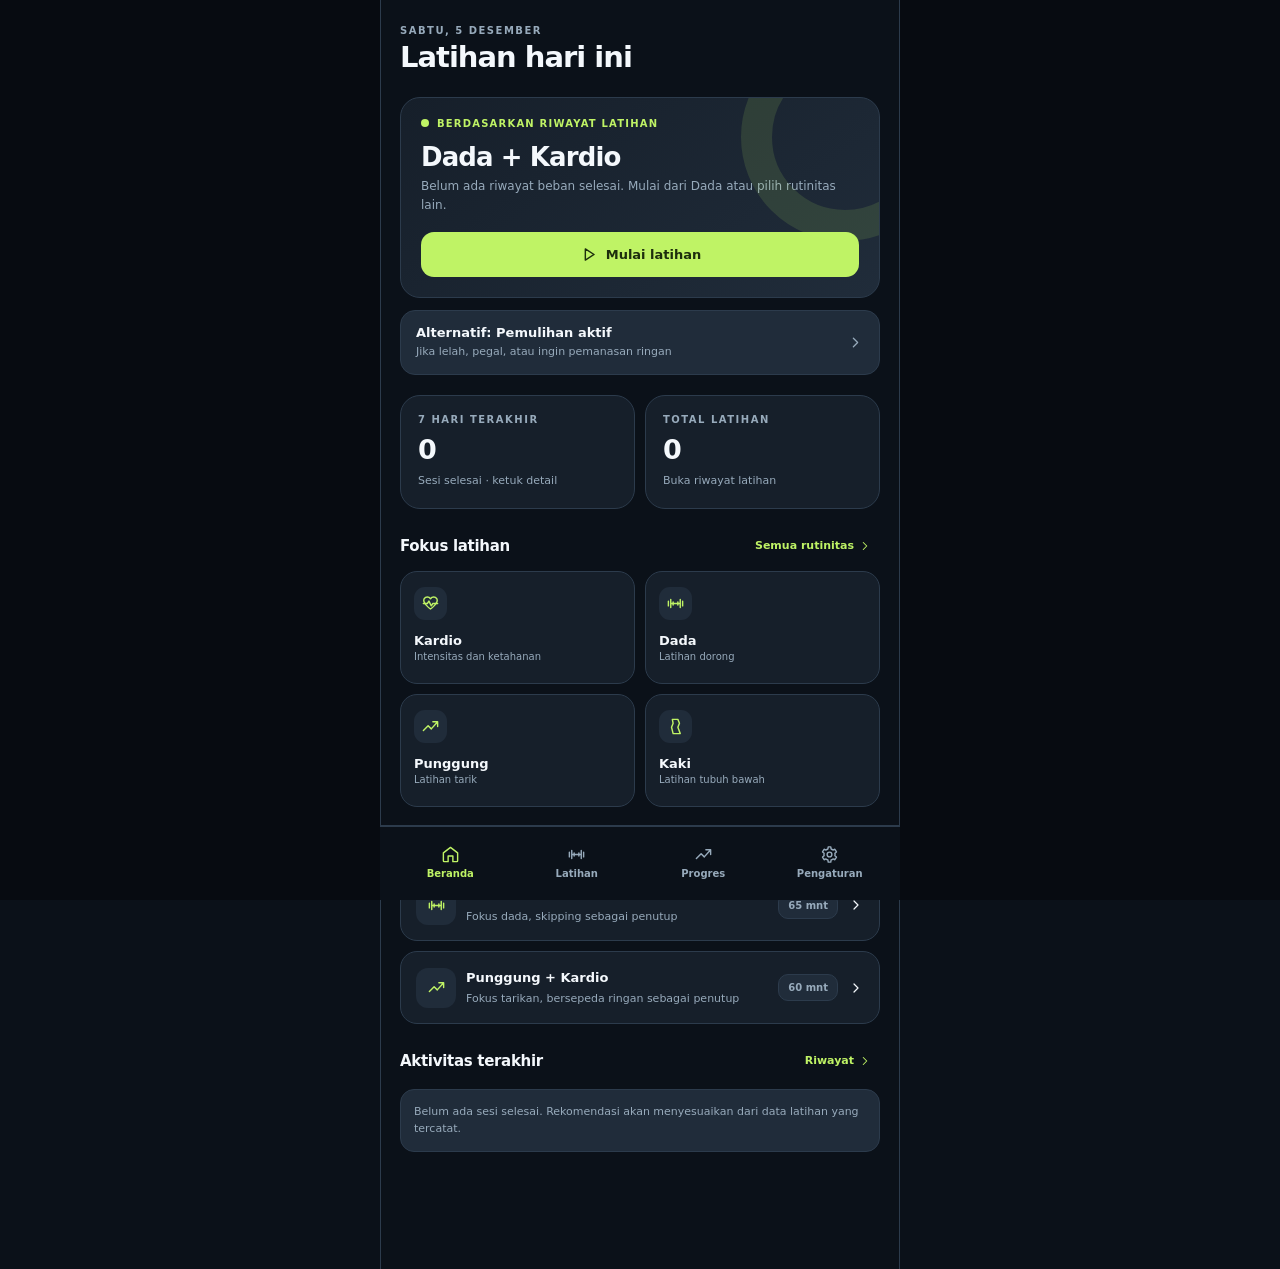
<file: app/src/main/assets/index.html>
<!doctype html>
<html lang="id">
<head>
<meta charset="utf-8">
<meta name="viewport" content="width=device-width,initial-scale=1,viewport-fit=cover">
<meta name="theme-color" content="#0b1119">
<meta name="forgefit-version" content="1.0.0">
<meta name="color-scheme" content="dark light">
<title>ForgeFit</title>
<link rel="stylesheet" href="style.css">
</head>
<body>
<section id="splash" class="splash" aria-label="ForgeFit sedang dibuka">
  <div class="splash-center">
    <div class="splash-emblem" aria-hidden="true"><svg viewBox="0 0 64 64" width="68" height="68" fill="none" stroke="currentColor" stroke-width="5" stroke-linecap="round" stroke-linejoin="round"><path d="M8 23v18M16 16v32M48 16v32M56 23v18M16 32h32"/></svg></div>
    <h1>ForgeFit</h1>
    <p class="splash-subtitle">LATIHAN PERSONAL</p>
    <div class="splash-progress" aria-hidden="true"><span></span></div>
  </div>
  <div class="splash-meta"><p class="splash-version">VERSION 1.0.0 · OFFLINE PERSONAL</p><button id="skipSplash" class="splash-skip" type="button">Lewati opening</button></div>
</section>
<main id="app" aria-live="polite"></main>
<nav id="nav" aria-label="Navigasi utama"></nav>
<div id="dialog"></div>
<div id="toast" role="alert" aria-live="assertive"></div>
<div id="restAlert" role="alertdialog" aria-live="assertive" aria-label="Istirahat selesai"></div>
<script src="guided.js"></script>
<script src="progress.js"></script>
<script src="progress-ui.js"></script>
<script src="notify.js"></script>
<script src="recommend.js"></script>
<script src="app.js"></script>
</body>
</html>
</file>
<file: app/src/main/assets/style.css>
:root{font-family:Inter,system-ui,-apple-system,"Segoe UI",sans-serif;--bg:#0b1119;--panel:#161f2a;--surface:#202c3a;--border:#2c3b4c;--ink:#f4f8fc;--muted:#97aabb;--accent:#bff365;--accent-ink:#1d2e0d;--danger:#fc7779;--bar:#0b1119;color-scheme:dark}*{box-sizing:border-box}html,body{padding:0;margin:0;height:100%;min-height:100%;background:var(--bg);color:var(--ink)}button,input,select,textarea{font:inherit}button{cursor:pointer;color:inherit}button:focus-visible,input:focus-visible,select:focus-visible,textarea:focus-visible{outline:2px solid var(--accent);outline-offset:2px}button:disabled{opacity:.4;cursor:not-allowed}body.light{--bg:#f5f7fa;--panel:#fff;--surface:#eaf0f4;--border:#dbe3e9;--ink:#1b2a37;--muted:#637786;--accent:#416e1a;--accent-ink:#fff;--danger:#c53b46;--bar:#fff;color-scheme:light}#app{max-width:520px;margin:auto;min-height:100dvh;padding:calc(env(safe-area-inset-top) + 25px) 19px calc(env(safe-area-inset-bottom) + 104px)}#app.enter{animation:rise .28s ease-out}body.reduced *{animation:none!important;transition:none!important;scroll-behavior:auto!important}@keyframes rise{from{opacity:.45;transform:translateY(10px)}to{opacity:1;transform:translateY(0)}}@keyframes pop{from{opacity:0;transform:translateY(24px)}to{opacity:1;transform:translateY(0)}}.eyebrow{color:var(--muted);font-weight:800;font-size:10px;text-transform:uppercase;letter-spacing:1.5px}.header{display:flex;align-items:center;justify-content:space-between;margin-bottom:22px;gap:12px}.header h1{font-size:29px;line-height:1.2;letter-spacing:-1px;margin:4px 0 0}.header .round{width:44px;height:44px;flex-shrink:0}.icon{width:19px;height:19px;display:inline-block;vertical-align:middle;stroke:currentColor;fill:none;stroke-width:1.8;stroke-linecap:round;stroke-linejoin:round}.round{width:39px;height:39px;border-radius:13px;background:var(--surface);border:1px solid var(--border);display:inline-grid;place-items:center}.card{border:1px solid var(--border);background:var(--panel);border-radius:20px;padding:16px;margin-bottom:12px}.hero{background:linear-gradient(145deg,var(--panel),var(--surface));overflow:hidden;position:relative;padding:20px}.hero:after{content:"";position:absolute;width:146px;height:146px;right:-70px;top:-65px;border:31px solid var(--accent);border-radius:50%;opacity:.12;pointer-events:none}.hero h2{font-size:26px;letter-spacing:-.9px;margin:13px 0 5px}.hero p{color:var(--muted);font-size:12px;line-height:1.6;margin:0 0 17px}.tag{color:var(--accent);font-size:10px;font-weight:900;letter-spacing:1.2px;text-transform:uppercase;display:flex;gap:8px;align-items:center}.dot{width:8px;height:8px;border-radius:50%;background:var(--accent)}.btn{border:0;border-radius:13px;background:var(--accent);color:var(--accent-ink);font-size:13px;font-weight:850;padding:13px 16px;min-height:44px;display:inline-flex;gap:8px;align-items:center;justify-content:center;transition:transform .15s,filter .15s}.btn:active,.card-action:active,.tile:active,.list-row:active{transform:scale(.98)}.btn:hover{filter:brightness(1.04)}.btn.secondary{border:1px solid var(--border);background:var(--surface);color:var(--ink)}.btn.outline{border:1px solid var(--border);background:transparent;color:var(--ink)}.btn.danger{background:var(--danger);color:#fff}.btn.block{width:100%}.btn.small{font-size:11px;padding:9px 12px;min-height:36px}.btn.iconbtn{width:40px;height:40px;min-height:40px;padding:6px}.section-head{display:flex;align-items:center;justify-content:space-between;gap:10px;margin:22px 0 10px}.section-head h2{font-size:15px;letter-spacing:-.3px;margin:0}.link{background:transparent;border:0;color:var(--accent);font-size:11px;font-weight:800;display:inline-flex;gap:4px;align-items:center;padding:8px}.stats,.tiles{display:grid;grid-template-columns:1fr 1fr;gap:10px}.stats .card{margin-bottom:0;min-height:94px}.big{font-size:27px;line-height:1.2;font-weight:850;letter-spacing:-1.2px;margin:6px 0 0}.muted{font-size:11px;line-height:1.6;color:var(--muted)}.stats .card-action{height:100%;display:block;text-align:left}.card-action{border:0;color:inherit;background:transparent;width:100%;text-align:left;padding:0;border-radius:inherit;transition:transform .15s}.card-action .trailing{margin-left:auto;color:var(--muted)}.tile{border:1px solid var(--border);border-radius:17px;background:var(--panel);padding:15px 13px;display:flex;align-items:flex-start;flex-direction:column;min-height:113px;text-align:left;transition:transform .15s,border-color .15s}.tile:hover,.list-row:hover{border-color:var(--accent)}.tile .glyph{width:33px;height:33px;border-radius:11px;background:var(--surface);color:var(--accent);display:grid;place-items:center;margin-bottom:13px}.tile b{font-size:13px}.tile small{color:var(--muted);font-size:10px;margin-top:3px}.routine-card{display:block;width:100%;text-align:left;border:1px solid var(--border);border-radius:17px;background:var(--panel);padding:15px;margin-bottom:10px;transition:transform .15s,border-color .15s}.routine-card:hover{border-color:var(--accent)}.row{display:flex;align-items:center;justify-content:space-between;gap:10px}.row.start{justify-content:flex-start}.grow{flex:1;min-width:0}.mark{width:40px;height:40px;border-radius:12px;background:var(--surface);color:var(--accent);display:grid;place-items:center;flex-shrink:0}.routine-card b{font-size:13px}.routine-card p{font-size:11px;color:var(--muted);margin:5px 0 0;line-height:1.5}.pill{border:1px solid var(--border);border-radius:10px;padding:7px 9px;white-space:nowrap;color:var(--muted);font-size:10px;font-weight:800;background:var(--surface)}.pill.on{color:var(--accent);border-color:var(--accent)}.chips{display:flex;gap:7px;overflow:auto;scrollbar-width:none;margin:5px 0 16px}.chip{white-space:nowrap;padding:10px 14px;border-radius:30px;background:var(--panel);border:1px solid var(--border);color:var(--muted);font-size:12px;font-weight:800}.chip.active{background:var(--accent);color:var(--accent-ink);border-color:var(--accent)}.hint{border:1px solid var(--border);border-radius:14px;background:var(--surface);padding:13px;font-size:11px;line-height:1.6;color:var(--muted);margin:13px 0}.list-row{border:1px solid var(--border);background:var(--panel);border-radius:14px;padding:13px;display:flex;align-items:center;gap:11px;width:100%;text-align:left;margin-bottom:8px;transition:transform .15s,border-color .15s}.list-row b{font-size:12px}.list-row small{display:block;color:var(--muted);font-size:10px;line-height:1.5;margin-top:4px}.list-row .icon.arrow{margin-left:auto;color:var(--muted)}.set-head,.set-row{display:grid;grid-template-columns:33px 1fr 1fr 44px;gap:7px;align-items:center;text-align:center}.set-head{font-size:10px;color:var(--muted);font-weight:800;margin:12px 0 9px}.set-row{margin-bottom:8px}.set-row input{width:100%;min-width:0;background:var(--surface);border:1px solid var(--border);border-radius:10px;color:var(--ink);text-align:center;font-weight:800;font-size:13px;padding:11px 3px;min-height:44px}.set-row .num{background:var(--surface);padding:13px 0;border-radius:10px;font-weight:850;font-size:12px}.set-row .tick{width:44px;height:44px;background:var(--surface);border:1px solid var(--border);border-radius:10px}.set-row .tick.checked{background:var(--accent);color:var(--accent-ink)}.progress-track{height:7px;border-radius:99px;background:var(--surface);overflow:hidden;margin:12px 0}.progress-fill{height:100%;background:var(--accent);border-radius:99px;transition:width .3s}.timerbox{border:1px solid var(--border);background:var(--surface);border-radius:13px;padding:12px;display:flex;align-items:center;justify-content:space-between;margin-bottom:12px}.timer{font-size:24px;font-weight:900;letter-spacing:-.5px;font-variant-numeric:tabular-nums}.setting{display:flex;align-items:center;justify-content:space-between;gap:10px;padding:15px 0;border-bottom:1px solid var(--border)}.setting:last-child{border:0;padding-bottom:0}.setting:first-child{padding-top:0}.setting b{font-size:12px}.setting p{font-size:10px;color:var(--muted);line-height:1.5;margin:4px 0 0}.segment{display:flex;gap:4px;padding:4px;border-radius:13px;background:var(--surface)}.segment button{flex:1;padding:11px 4px;font-size:12px;font-weight:800;border-radius:10px;border:0;background:none;color:var(--muted)}.segment button.selected{background:var(--accent);color:var(--accent-ink)}.switch{width:47px;height:28px;border:1px solid var(--border);border-radius:99px;background:var(--surface);padding:3px;flex-shrink:0;transition:background .25s}.switch:after{content:"";width:20px;height:20px;display:block;background:var(--muted);border-radius:50%;transition:transform .25s}.switch.on{background:var(--accent)}.switch.on:after{background:var(--accent-ink);transform:translateX(18px)}#nav{position:fixed;bottom:0;left:0;right:0;margin:auto;max-width:520px;height:calc(74px + env(safe-area-inset-bottom));padding:9px 7px calc(12px + env(safe-area-inset-bottom));display:flex;background:var(--bar);border-top:1px solid var(--border);z-index:5}#nav button{flex:1;border:0;background:transparent;color:var(--muted);display:grid;place-items:center;align-content:center;gap:4px;font-size:10px;font-weight:800}#nav button.active{color:var(--accent)}#nav .icon{height:21px;width:21px}.modal-backdrop{position:fixed;inset:0;background:rgba(0,0,0,.65);display:flex;align-items:flex-end;justify-content:center;z-index:10}.sheet{width:min(520px,100%);max-height:91dvh;overflow:auto;padding:12px 21px calc(env(safe-area-inset-bottom) + 24px);background:var(--panel);border-radius:23px 23px 0 0;animation:pop .22s ease-out}.grab{width:43px;height:5px;border-radius:5px;background:var(--border);margin:1px auto 18px}.sheet h2{font-size:21px;margin:0 0 10px}.sheet p{font-size:12px;color:var(--muted);line-height:1.6}.field{display:grid;gap:6px;margin:12px 0}.field label{font-size:11px;font-weight:850}.field input,.field select,.field textarea{background:var(--surface);color:var(--ink);border:1px solid var(--border);border-radius:12px;padding:12px;width:100%;min-height:44px}.field textarea{min-height:80px;resize:vertical}.actions{display:flex;gap:9px;margin-top:17px}.actions .btn{flex:1}.actions.column{flex-direction:column}#toast{position:fixed;left:50%;bottom:calc(92px + env(safe-area-inset-bottom));transform:translateX(-50%);z-index:20;max-width:min(420px,90vw);pointer-events:none}.toast{border:1px solid var(--border);background:var(--surface);padding:12px 16px;border-radius:12px;font-size:12px;box-shadow:0 9px 40px #0005}.backbar{margin-bottom:20px}.exercise-name{font-weight:800;font-size:13px}.chart{width:100%;height:146px;margin:13px 0 8px}.chart .grid{stroke:var(--border);stroke-width:1}.chart .line{stroke:var(--accent);stroke-width:3;stroke-linecap:round;fill:none}.chart .area{fill:var(--accent);opacity:.08}.chart text{fill:var(--muted);font-size:10px}.empty{padding:24px 14px;text-align:center;color:var(--muted);font-size:12px;line-height:1.6}.metric{display:flex;align-items:center;gap:7px;margin-top:5px;font-size:11px;color:var(--muted)}.badge{color:var(--accent);font-size:10px;font-weight:800}.hr{border:0;border-top:1px solid var(--border);margin:15px 0}@media(min-width:650px){body{background:#070b11}#app{border-left:1px solid var(--border);border-right:1px solid var(--border);background:var(--bg)}#nav{box-shadow:0 -1px 0 var(--border)}}
html.light{background:#f5f7fa}

.setting[data-act],.hero[data-act]{cursor:pointer}.setting[data-act]:hover{color:var(--accent)}

/* ForgeFit v0.5: one-step guided workflow, fixed CTA, read-only completed history. */
body.guided #app{padding-bottom:calc(195px + env(safe-area-inset-bottom))}
body.guided #toast{bottom:calc(170px + env(safe-area-inset-bottom))}
.guided-focus{padding:20px;position:relative;overflow:hidden}
.guided-focus.focus-active{border-color:var(--accent)}
.guided-focus h2{font-size:23px;letter-spacing:-.7px;margin:13px 0}
.guided-focus p{font-size:12px;line-height:1.65;color:var(--muted)}
.guided-kicker{color:var(--accent);font-size:10px;font-weight:900;letter-spacing:1.4px}
.guided-target{display:grid;grid-template-columns:1fr 1fr;gap:11px;margin:22px 0}
.guided-target>div{background:var(--surface);border-radius:14px;padding:17px 12px}
.guided-target small{display:block;color:var(--muted);font-size:10px;font-weight:800;letter-spacing:1px}
.guided-target strong{display:block;font-size:23px;margin-top:5px;letter-spacing:-.5px}
.guided-countdown,.guided-cardio-clock{font-size:44px;font-weight:900;color:var(--accent);font-variant-numeric:tabular-nums;letter-spacing:-1px;padding:8px 0}
.guided-list{display:grid;gap:8px;margin-bottom:16px}
.guided-list-item{display:flex;align-items:center;gap:10px;text-align:left;width:100%;border:1px solid var(--border);border-radius:15px;background:var(--panel);color:var(--ink);padding:12px;min-height:66px}
button.guided-list-item:active{transform:scale(.985)}
.guided-list-item.current{border-color:var(--accent)}
.guided-list-item.completed{opacity:.72;cursor:default}
.guided-list-item b{font-size:13px}
.guided-list-item small{font-size:10px;display:block;color:var(--muted);margin-top:4px;line-height:1.4}
.guided-index{width:34px;height:34px;flex:none;border-radius:11px;background:var(--surface);color:var(--muted);display:grid;place-items:center;font-weight:800;font-size:12px}
.guided-index.now{background:var(--accent);color:var(--accent-ink)}
.guided-index.locked{background:var(--surface);color:var(--accent)}
.guided-early{margin:13px 0 20px;text-align:center}
.guided-dock{position:fixed;z-index:7;bottom:0;left:50%;transform:translateX(-50%);width:min(520px,100%);background:var(--bar);
  border:1px solid var(--border);border-bottom:0;border-radius:20px 20px 0 0;padding:13px 18px calc(14px + env(safe-area-inset-bottom));
  box-shadow:0 -12px 42px rgba(0,0,0,.20)}
.guided-dock .row{margin-bottom:10px}
.guided-dock .row b{font-size:12px;max-width:60%;overflow:hidden;white-space:nowrap;text-overflow:ellipsis}
.guided-dock p{color:var(--muted);font-size:10px;text-align:center;margin:8px 0 0;line-height:1.4}
.guided-tune-set{display:grid;grid-template-columns:56px 1fr 1fr;align-items:end;gap:8px;border-bottom:1px solid var(--border);padding:4px 0}
.guided-tune-set>b{font-size:11px;padding-bottom:25px}
.guided-tune-set .field input{min-width:0}
.guided-tune-set .field label{font-size:10px}
@media(max-width:355px){.guided-target strong{font-size:20px}.guided-dock{padding-left:12px;padding-right:12px}}
@media(prefers-reduced-motion:reduce){.guided-dock,.guided-focus{transition:none;animation:none}}


/* v0.6: launch opening, always-visible build ID, readable light/dark variants */
.splash{position:fixed;inset:0;z-index:50;background:#0b1119;color:#f4f8fc;display:flex;align-items:center;justify-content:center;padding:24px;transition:opacity .32s ease,visibility .32s ease}
.splash.is-hidden{opacity:0;visibility:hidden;pointer-events:none}
.splash-center{text-align:center;width:100%;max-width:340px}
.splash-emblem{display:grid;place-items:center;margin:0 auto 20px;width:108px;height:108px;border:1px solid #3f5c28;border-radius:29px;background:#1b2e22;color:#bff365;animation:opening-emblem .68s cubic-bezier(.18,.8,.2,1) both}
.splash h1{font-size:38px;letter-spacing:-1.7px;line-height:1.1;margin:0;font-weight:900}
.splash-subtitle{font-size:10px;font-weight:800;letter-spacing:2.4px;color:#a7b3c2;margin:15px 0 0}
.splash-version{font-size:12px;font-weight:850;letter-spacing:1.1px;color:#bff365;margin:34px 0 14px}
.splash-progress{overflow:hidden;background:#2a3744;width:150px;height:3px;border-radius:99px;margin:auto}
.splash-progress span{display:block;width:40%;height:100%;background:#bff365;animation:opening-progress 1.3s ease-in-out both}
.splash-skip{position:absolute;bottom:calc(30px + env(safe-area-inset-bottom));background:transparent;border:1px solid #465365;border-radius:18px;color:#c4d0d9;padding:10px 18px;min-height:42px;font-size:12px}
.splash-skip:focus-visible{outline:2px solid #bff365}
.version-pill{background:var(--surface);border:1px solid var(--border);border-radius:100px;color:var(--muted);font-size:10px;font-weight:800;padding:8px 10px;min-width:56px;white-space:nowrap}
.header-build{display:flex;gap:7px;align-items:center;flex-shrink:0}
@keyframes opening-emblem{from{opacity:0;transform:translateY(20px) scale(.87)}to{opacity:1;transform:none}}
@keyframes opening-progress{from{transform:translateX(-120%)}to{transform:translateX(300%)}}
body.reduced .splash-emblem,body.reduced .splash-progress span{animation:none!important}
@media(prefers-reduced-motion:reduce){.splash,.splash-emblem,.splash-progress span{animation:none;transition:none}}

/* Keep the guided fixed action dock on-screen during page-entry animation. */
@keyframes guidedFade{from{opacity:.55}to{opacity:1}}
body.guided #app.enter{animation:guidedFade .2s ease-out}


/* v0.7: workout analytics and private body profile */
.progress-tabs{margin-top:6px;margin-bottom:13px}
.progress-period{display:flex;align-items:center;justify-content:space-between;gap:8px;margin:3px 0 20px}
.progress-period>span{font-size:11px;font-weight:800;color:var(--muted)}
.progress-period .chips{margin:0;flex:none}
.progress-period .chip{padding:8px 11px;font-size:10px}
.progress-metrics{display:grid;grid-template-columns:1fr 1fr;gap:10px;margin:0 0 13px}
.progress-metric{display:flex;flex-direction:column;align-items:flex-start;text-align:left;gap:8px;
 background:var(--panel);border:1px solid var(--border);border-radius:19px;padding:17px 14px;
 min-height:125px;width:100%;transition:transform .17s,border-color .17s}
.progress-metric:active{transform:scale(.985)}
.progress-metric:hover,.progress-record:hover,.profile-settings-card:hover{border-color:var(--accent)}
.progress-metric strong{font-size:23px;font-weight:900;line-height:1.12;letter-spacing:-.65px;word-break:break-word}
.progress-metric small{color:var(--muted);font-size:10px;line-height:1.45}
.exercise-picks{margin:12px 0}
.progress-chart-card{padding:17px;margin:7px 0 16px}
.progress-chart-card h2{font-size:16px;margin:6px 0 0;letter-spacing:-.3px}
.progress-chart-card .row{align-items:flex-start}
.progress-chart-card .muted{display:block;margin-top:4px}
.progress-chart-card .pill{font-size:10px;max-width:40%;white-space:normal;text-align:right}
.progress-svg{display:block;width:100%;height:165px;margin:15px 0 10px;overflow:visible}
.progress-svg .grid{fill:none;stroke:var(--border);stroke-width:1}
.progress-svg .line{fill:none;stroke:var(--accent);stroke-linejoin:round;stroke-linecap:round;stroke-width:3}
.progress-svg .plot-dot{stroke:var(--panel);stroke-width:2;fill:var(--accent)}
.progress-svg text{fill:var(--muted);font-size:9px}
.progress-empty-chart{min-height:155px;display:flex;flex-direction:column;align-items:center;justify-content:center;color:var(--muted);gap:6px}
.progress-empty-chart span{font-size:39px;color:var(--muted);line-height:1}
.progress-empty-chart p{margin:0;font-size:11px;max-width:240px;text-align:center;line-height:1.5}
.progress-record{display:flex;align-items:center;gap:10px;text-align:left;background:var(--panel);
 border:1px solid var(--border);border-radius:15px;width:100%;padding:13px 14px;margin-bottom:8px;
 min-height:65px;transition:transform .16s,border-color .16s}
.progress-record:active{transform:scale(.985)}
.progress-record span{flex:1;min-width:0}
.progress-record b{display:block;font-size:12px}
.progress-record small{color:var(--muted);font-size:10px;line-height:1.55;display:block;margin-top:5px}
.progress-record strong{font-size:13px;font-weight:850;white-space:nowrap}
.progress-record>.icon{color:var(--muted)}
.progress-body-actions{display:grid;grid-template-columns:1fr 1fr;gap:10px;margin:13px 0 18px}
.profile-summary{padding:18px;margin-top:12px}
.profile-summary .eyebrow{margin-bottom:9px}
.profile-pairs{display:flex;justify-content:space-between;align-items:flex-start;gap:14px;padding:12px 0;border-bottom:1px solid var(--border);font-size:11px}
.profile-pairs span{color:var(--muted)}
.profile-pairs b{text-align:right;font-size:11px;max-width:62%;line-height:1.55}
.profile-pairs:last-of-type{border:0}
.profile-summary .muted{padding-top:5px}
.profile-settings-card{display:block;width:100%;text-align:left;color:var(--ink);cursor:pointer;transition:border-color .15s,transform .15s}
.profile-settings-card:active{transform:scale(.985)}
.profile-settings-card h2{font-size:16px;line-height:1.2;margin:0}
.profile-settings-card p{font-size:11px;color:var(--muted);line-height:1.55;margin:6px 0 0}
.profile-settings-card .row>.icon{color:var(--muted)}
.profile-avatar{background:var(--surface);height:48px;width:48px;flex:none;border-radius:15px;display:grid;place-items:center;color:var(--accent)}
.profile-summary-chips{display:flex;flex-wrap:wrap;gap:7px;margin:16px 0 13px}
.profile-summary-chips span{font-size:10px;background:var(--surface);border:1px solid var(--border);padding:8px 11px;border-radius:99px}
.profile-settings-card>small{font-size:10px;color:var(--muted)}
.profile-measurement{font-size:32px;font-weight:900;color:var(--accent);margin:10px 0 3px}
.profile-measurement small{font-size:12px;color:var(--muted)}
@media(max-width:365px){.progress-metric strong{font-size:20px}.progress-metric{padding:14px 11px}.progress-body-actions .btn{padding:12px 8px}}

/* v0.8 clean header and progress bottom-sheet */
.version-pill{border:none;background:transparent;border-radius:0;padding:8px 0;min-width:0;font-size:11px;font-weight:750;color:var(--muted)}
.header-build{gap:14px;align-items:center}
.header .round{background:transparent;border:0;border-radius:12px;width:44px;height:44px}
.version-pill:focus-visible,.header .round:focus-visible,.progress-filter-icon:focus-visible,.progress-filter-option:focus-visible{outline:2px solid var(--accent);outline-offset:2px}
.progress-filter-bar{display:flex;align-items:center;justify-content:space-between;gap:14px;min-height:53px;margin:0 0 18px}
.progress-filter-summary{display:grid;gap:5px;min-width:0}
.progress-filter-summary strong{font-size:15px;font-weight:850;letter-spacing:-.2px}
.progress-filter-summary small{font-size:11px;line-height:1.45;color:var(--muted)}
.progress-filter-icon{display:grid;place-items:center;flex:none;width:48px;height:48px;border:0;border-radius:12px;background:transparent;color:var(--ink);cursor:pointer;touch-action:manipulation}
.progress-filter-icon:active{background:var(--surface)}
.progress-filter-sheet{display:flex;flex-direction:column;overflow:hidden;max-height:min(88dvh,760px);animation:filterRise .25s cubic-bezier(.16,1,.3,1)}
.progress-filter-sheet>.grab{flex:none;touch-action:pan-y;cursor:grab;background:var(--muted);opacity:.48}
.progress-filter-sheet>.row{flex:none;margin-bottom:0}
.progress-filter-sheet h2{font-size:21px;letter-spacing:-.4px}
.progress-filter-body{overflow-y:auto;overscroll-behavior:contain;min-height:0;padding:2px 0 6px}
.progress-filter-intro{display:flex;align-items:center;justify-content:space-between;gap:12px;margin:0 0 13px}
.progress-filter-intro>span{font-size:11px;color:var(--muted)}
.progress-filter-intro>button{border:0;background:transparent;padding:10px 0;font-size:12px;color:var(--accent);font-weight:800}
.progress-filter-group{padding:3px 0 12px;margin-bottom:12px;border-bottom:1px solid var(--border)}
.progress-filter-group:last-child{border:0;margin-bottom:0}
.progress-filter-group h3{font-size:12px;font-weight:850;color:var(--muted);margin:0 0 8px}
.progress-filter-options{display:grid}
.progress-filter-option{display:flex;align-items:center;justify-content:space-between;gap:16px;width:100%;min-height:49px;padding:10px 2px;background:transparent;color:var(--ink);border:0;text-align:left;font-size:14px;cursor:pointer}
.progress-filter-option.active{font-weight:800}
.progress-radio{width:22px;height:22px;border:2px solid var(--muted);border-radius:50%;display:grid;place-items:center;flex:none}
.progress-filter-option.active .progress-radio{border-color:var(--accent)}
.progress-radio i{width:10px;height:10px;background:var(--accent);border-radius:50%;transform:scale(0);transition:transform .17s}
.progress-filter-option.active .progress-radio i{transform:scale(1)}
.progress-filter-footer{flex:none;background:var(--panel);border-top:1px solid var(--border);margin-top:3px;padding:12px 0 3px}
.progress-filter-footer .btn{min-height:52px;border-radius:15px;font-size:14px}
@keyframes filterRise{from{opacity:.6;transform:translateY(100%)}to{opacity:1;transform:translateY(0)}}
@media(prefers-reduced-motion:reduce){.progress-filter-sheet{animation:none}.progress-radio i{transition:none}}
body.reduced .progress-filter-sheet{animation:none}
body.reduced .progress-radio i{transition:none}

/* Native notification settings, scoped to the existing Settings page. */
.notification-card .setting{min-height:76px}
.notification-card .setting p{max-width:255px}
.notification-reminder-options{border-top:1px solid var(--border);padding-top:12px}
.notification-reminder-options .field{margin:3px 0 14px}
.notification-reminder-options input[type=time]{max-width:220px}
.notification-days{display:grid;grid-template-columns:repeat(7,minmax(0,1fr));gap:5px;margin:12px 0}
.notification-day{min-width:0;height:41px;border:1px solid var(--border);border-radius:12px;color:var(--muted);background:var(--surface);font-size:11px;font-weight:800;cursor:pointer}
.notification-day.active{color:var(--accent-ink);background:var(--accent);border-color:var(--accent)}
.notification-day:focus-visible{outline:2px solid var(--accent);outline-offset:2px}
.notification-note{font-size:11px;color:var(--muted);line-height:1.6;margin:4px 0 16px}
@media(max-width:355px){.notification-days{gap:3px}.notification-day{font-size:10px;padding:0}}

/* v0.9.1: tune exercise name and searchable catalog, without editing completed sets. */
.guided-name-editor{padding:13px 0 6px;margin:8px 0;border-top:1px solid var(--border);border-bottom:1px solid var(--border)}
.guided-name-editor .field{margin:0 0 12px}
.guided-name-editor .muted{display:block;font-size:11px;line-height:1.5;margin:9px 0}
.guided-search-panel{padding:12px 0 5px}
.exercise-picker{display:flex;flex-direction:column;min-height:0;gap:8px}
.exercise-picker .field{margin-bottom:1px}
.exercise-category-picks{display:flex;overflow-x:auto;flex-wrap:nowrap;white-space:nowrap;scrollbar-width:thin;padding:3px 0 9px;max-width:100%;gap:6px}
.exercise-category-picks .chip{flex:none}
.exercise-picker-list{max-height:min(42dvh,380px);overflow-y:auto;overscroll-behavior:contain;border:1px solid var(--border);border-radius:15px;margin:0 0 12px}
.exercise-picker-list .list-row{min-height:56px;padding:10px 12px}
.exercise-picker-list .list-row small{font-size:10px}
.exercise-picker-list>.hint{margin:10px}
.guided-name-editor input:disabled{opacity:.58}
[hidden]{display:none!important}

/* v0.9.2: clean, single-scroll exercise picker and modal backdrop. */
html,body{overscroll-behavior-y:none}
.modal-backdrop{overscroll-behavior:contain;background:rgba(5,9,15,.89)}
.sheet{overscroll-behavior-y:contain;isolation:isolate;-webkit-overflow-scrolling:touch;background:var(--panel)}
.guided-tune-sheet{background:var(--panel);padding-bottom:calc(env(safe-area-inset-bottom) + 12px)}
.guided-tune-sheet>.actions{position:sticky;bottom:-12px;margin:0 -21px -12px;padding:12px 21px calc(env(safe-area-inset-bottom) + 14px);background:var(--panel);border-top:1px solid var(--border);z-index:2}
.guided-tune-sheet>.actions .btn{min-height:48px}
.guided-search-panel{margin:9px 0 5px;padding:12px 0 2px;border-top:1px solid var(--border)}
.guided-picked{padding:10px 12px;border-radius:12px;background:var(--surface);font-size:12px;font-weight:750;color:var(--accent);margin:10px 0}
.exercise-picker{display:flex;flex-direction:column;gap:12px;min-width:0}
.exercise-search-label{font-size:11px;font-weight:850;color:var(--muted)}
.exercise-search-box{display:flex;align-items:center;gap:9px;min-height:49px;padding:0 12px;background:var(--surface);border:1px solid var(--border);border-radius:13px;color:var(--muted)}
.exercise-search-box:focus-within{border-color:var(--accent)}
.exercise-search-box input[type=search]{min-width:0;flex:1;border:0;background:transparent;color:var(--ink);font-size:14px;outline:none;padding:12px 0;min-height:46px}
.exercise-search-box input::placeholder{color:var(--muted);opacity:.8}
.exercise-search-clear{flex:none;width:34px;height:34px;display:grid;place-items:center;border:0;background:transparent;color:var(--muted);border-radius:9px}
.exercise-picker-toolbar{display:flex;align-items:center;gap:10px;flex-wrap:wrap}
.exercise-picker-toolbar label{font-size:11px;color:var(--muted);font-weight:800}
.exercise-picker-category{width:auto;max-width:60%;min-width:135px;flex:1;border:1px solid var(--border);background:var(--surface);color:var(--ink);border-radius:12px;min-height:43px;padding:9px 12px;font-size:13px;font-weight:700}
.exercise-picker-count{margin-left:auto;color:var(--muted);font-size:11px;font-variant-numeric:tabular-nums;white-space:nowrap}
.exercise-picker-list{overflow:visible;max-height:none;border:1px solid var(--border);border-radius:15px;margin:0;overscroll-behavior:auto;min-width:0;background:var(--panel)}
.exercise-result{display:flex;align-items:center;width:100%;min-height:62px;gap:11px;text-align:left;background:transparent;border:0;border-bottom:1px solid var(--border);border-radius:0;padding:10px 12px;color:var(--ink);cursor:pointer}
.exercise-result:last-child{border-bottom:0}
.exercise-result:active{background:var(--surface)}
.exercise-result b{font-size:13px;font-weight:780;line-height:1.25;display:block}
.exercise-result small{display:block;margin-top:5px;font-size:11px;color:var(--muted);line-height:1.3}
.exercise-result>.icon:last-child{color:var(--muted);flex:none}
.exercise-result-icon{display:grid;place-items:center;flex:none;width:35px;height:35px;border-radius:11px;background:var(--surface);color:var(--accent)}
.exercise-picker-empty{padding:22px 16px;text-align:center;font-size:12px;line-height:1.6;color:var(--muted)}
.exercise-more{display:flex;justify-content:center;align-items:center;gap:8px;width:100%;height:44px;border:1px solid var(--border);background:var(--surface);color:var(--ink);border-radius:12px;font-size:12px;font-weight:800}
.exercise-more:active{opacity:.82}
.progress-exercise-select{display:grid;gap:8px;margin:12px 0 15px}
.progress-exercise-select label{font-size:11px;color:var(--muted);font-weight:800}
.progress-exercise-select select{display:block;width:100%;min-height:48px;border:1px solid var(--border);border-radius:13px;background:var(--surface);color:var(--ink);padding:12px 13px;font-size:14px;font-weight:800}
.progress-exercise-count{font-size:11px;color:var(--muted)}
@media(max-width:365px){.exercise-picker-toolbar{gap:7px}.exercise-picker-category{min-width:120px}.exercise-picker-count{font-size:10px}}
[hidden]{display:none!important}

/* Prevent Android WebView window from flashing through rounded bottom-sheet corners. */
body.modal-open{overflow:hidden}
body.modal-open .modal-backdrop{background-color:rgba(5,9,15,.94)}

/* v0.9.3: hide any WebView canvas bleed behind rounded sheet corners.
   The background is intentionally opaque while editing an exercise. */
body.modal-open:has(.guided-tune-sheet) .modal-backdrop{background:#05090f!important}
body.modal-open:has(.guided-tune-sheet) .sheet{border:0;box-shadow:0 -12px 26px rgba(0,0,0,.16)}
.guided-tune-sheet .exercise-picker-list{border-radius:14px;overflow:hidden}
.guided-tune-sheet .exercise-result{transition:background-color .12s ease;min-height:58px}
.guided-tune-sheet .exercise-result:active{background:var(--surface)}
.guided-tune-sheet .exercise-search-box{min-height:51px}
.guided-tune-sheet .exercise-search-box input{font-size:16px}
.guided-tune-sheet .exercise-picker-count{min-width:64px;text-align:right}
.guided-tune-sheet .exercise-picker-toolbar{margin-top:1px}

/* v0.10: focused training selector, direct name lookup and recommendation. */
.guided-step-field{margin:12px 0 16px}
.guided-step-field select{min-height:48px;background:var(--surface);color:var(--ink)}
.guided-name-editor{border-top:1px solid var(--border);border-bottom:0;margin:0;padding:4px 0 0}
.guided-name-label{display:block;font-size:11px;font-weight:850;margin-bottom:8px}
.guided-name-row{display:flex;gap:8px;align-items:stretch}
.guided-name-row input{min-width:0;flex:1;min-height:52px;border-radius:13px;padding:12px 14px;background:var(--surface);border:1px solid var(--border);color:var(--ink);font-size:16px}
.guided-lookup{display:grid;place-items:center;flex:none;width:54px;min-height:52px;border:1px solid var(--border);border-radius:13px;background:var(--surface);color:var(--accent)}
.guided-lookup[aria-expanded="true"]{border-color:var(--accent);background:var(--panel)}
.guided-lookup:disabled{opacity:.4}
.guided-name-editor>.muted{margin:8px 0 2px}
.recovery-alternative{width:100%;display:flex;align-items:center;justify-content:space-between;gap:12px;text-align:left;margin:10px 0 20px;padding:14px 15px;border:1px solid var(--border);border-radius:15px;background:var(--surface);color:var(--ink)}
.recovery-alternative b{font-size:13px;display:block}
.recovery-alternative small{font-size:11px;display:block;margin-top:4px;color:var(--muted);line-height:1.45}
.recovery-alternative>.icon{flex:none;color:var(--muted)}

/* v0.10: hierarchy, touch affordance and single-record chart */
.splash-center .splash-progress{margin-top:32px}
.splash-meta{position:absolute;bottom:calc(28px + env(safe-area-inset-bottom));display:flex;flex-direction:column;align-items:center;gap:14px}
.splash-meta .splash-version{margin:0;font-size:11px;font-weight:600;color:#a5b2c0;letter-spacing:1px}
.splash-meta .splash-skip{position:static}
.stats .card{padding:18px 17px;min-height:112px}
.stats .big{margin:9px 0 7px;line-height:1.15}
.chips .chip:not(.active){background:var(--surface);color:var(--ink)}
.progress-single-chart{min-height:155px;display:flex;flex-direction:column;align-items:center;justify-content:center;gap:10px;text-align:center}
.progress-single-chart strong{font-size:26px;font-weight:850;color:var(--accent)}
.progress-single-chart span{font-size:12px;color:var(--muted)}
.build-info{margin-top:22px}
.build-info button{padding:4px 0;border:0;background:none;color:var(--ink);font-size:12px;font-weight:800}
.build-info p{margin:7px 0 0;line-height:1.6}

/* High-visibility alerts for workout completion. */
.toast{border:2px solid var(--accent)!important;box-shadow:0 10px 32px rgba(0,0,0,.35);display:flex;flex-direction:column;gap:5px;font-size:13px;line-height:1.45;padding:15px 18px!important}
.toast strong{font-size:10px;letter-spacing:1.3px;color:var(--accent)}
#restAlert:empty{display:none}
.rest-alert-backdrop{position:fixed;inset:0;z-index:90;background:rgba(0,0,0,.78);display:flex;align-items:center;justify-content:center;padding:24px}
.rest-alert-panel{width:min(420px,100%);background:var(--panel);border:2px solid var(--accent);border-radius:22px;padding:26px 22px;box-shadow:0 18px 60px rgba(0,0,0,.65);text-align:center}
.rest-alert-panel h2{font-size:25px;line-height:1.12;margin:16px 0;color:var(--accent)}
.rest-alert-panel p{font-size:13px;line-height:1.6;color:var(--ink);margin:0 0 24px}
</file>
